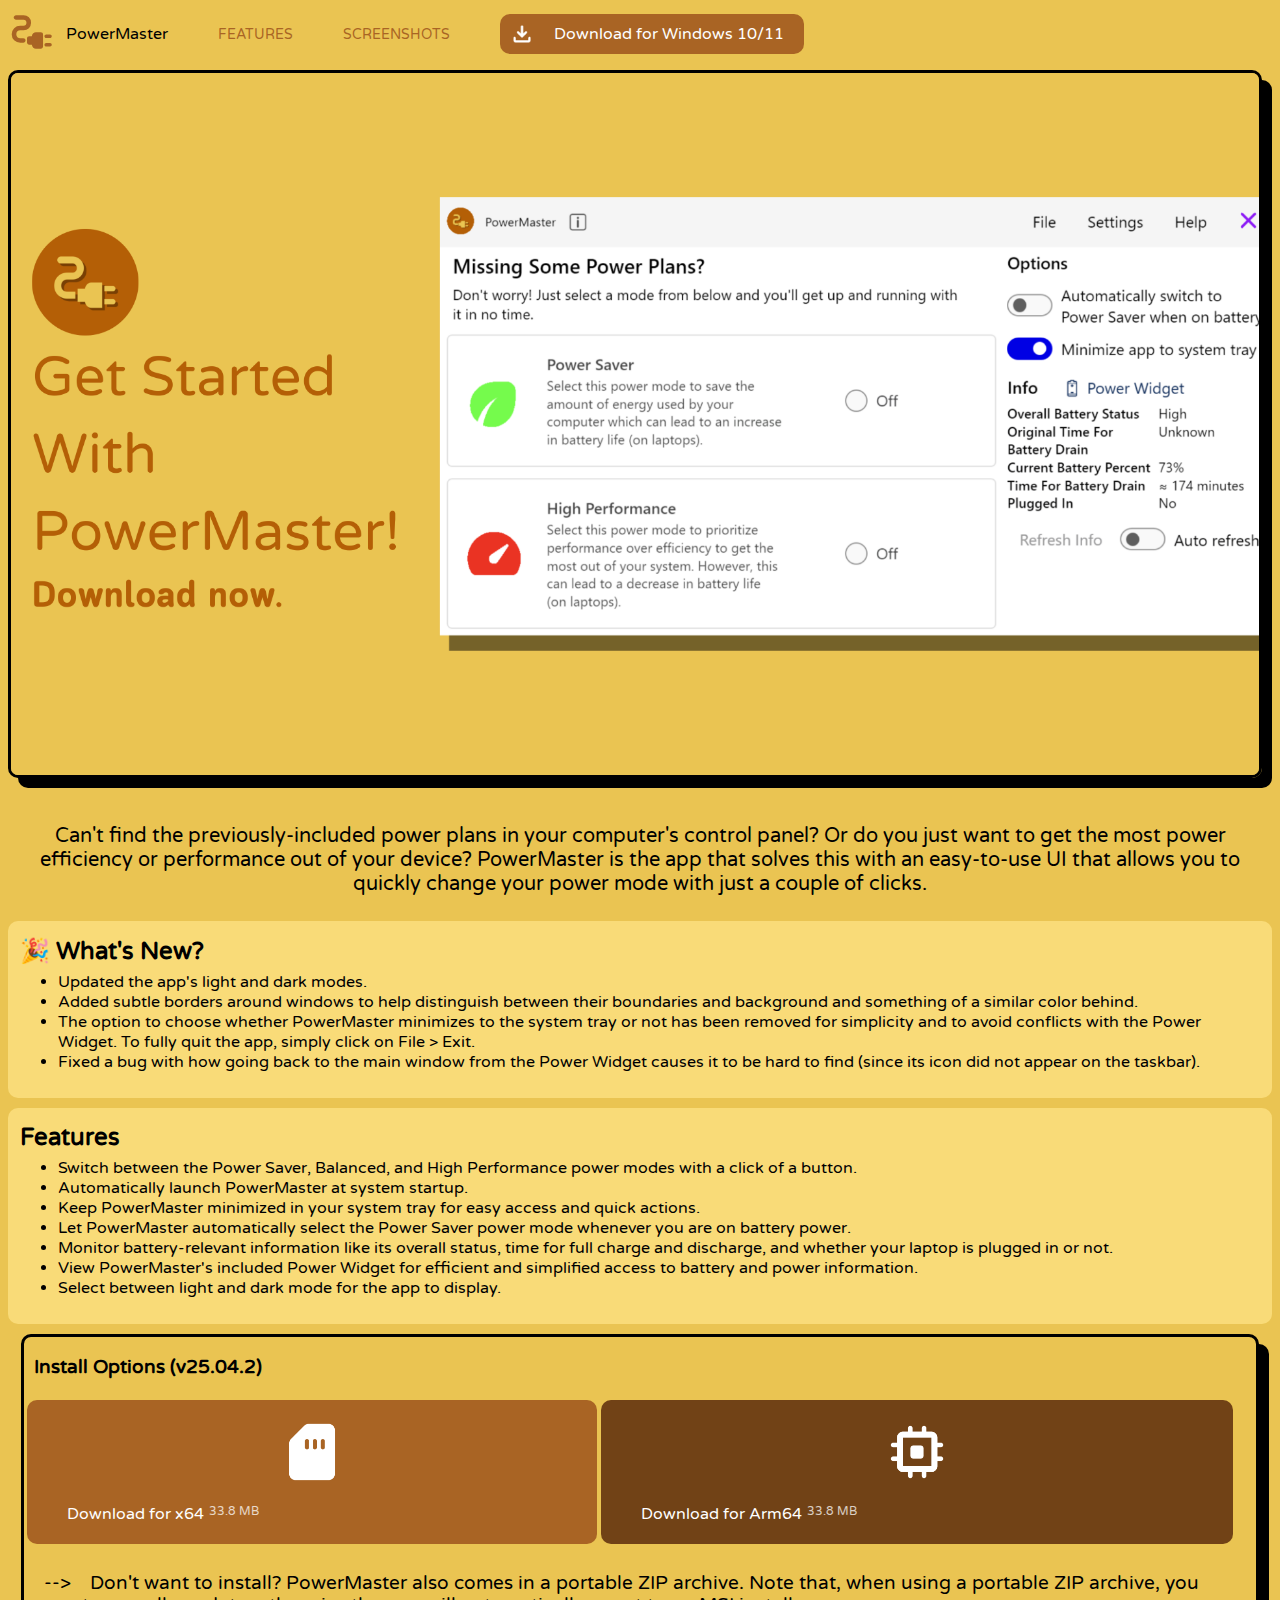
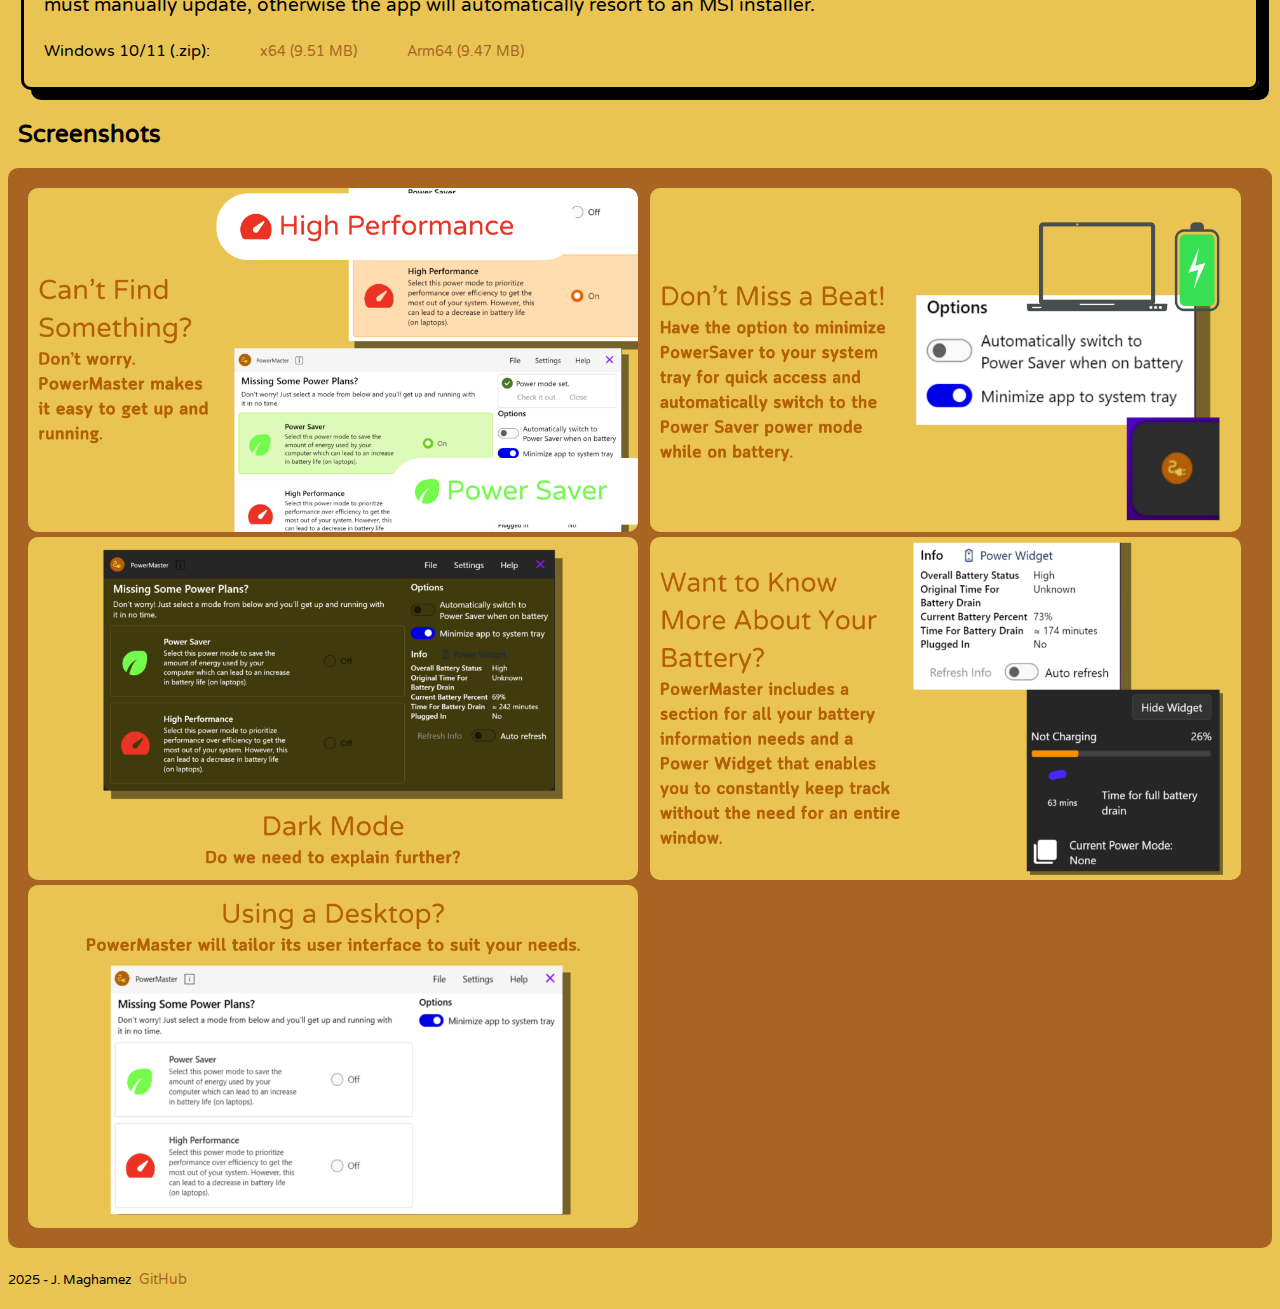
<file: index.html>
<!DOCTYPE html>
<html lang="en">
<head>
	<meta charset="UTF-8">
	<meta name="viewport" content="width=device-width, initial-scale=1.0">
  	<meta http-equiv="X-UA-Compatible" content="ie=edge">
	<title>PowerMaster</title>
	<link rel="icon" href="images/powermaster_logo.ico">
	<link rel="stylesheet" href="style.css">
	<link rel="preconnect" href="https://fonts.googleapis.com">
	<link rel="preconnect" href="https://fonts.gstatic.com" crossorigin>
	<link rel="stylesheet" href="https://fonts.googleapis.com/css2?family=Varela+Round&display=swap">
</head>

<body>
	<header class="powermasterHeader">
		<img style="width: 48px; height: 48px" src="images/powermaster_logo.svg">
		<p style="margin-left: 10px">PowerMaster</p>
		<a href="#Features" class="powermasterFeaturesA">FEATURES</a>
		<a href="#Screenshots" class="powermasterFeaturesA">SCREENSHOTS</a>
		<div class="powermasterDownloadDiv">
			<img src="images/download_1000dp_FFFFFF.png" style="width: 24px; height: 24px; margin-top: Auto; margin-bottom: Auto; margin-left: 10px">
			<a class="powermasterDownloadA" href="#Install Options">Download for Windows 10/11</a>
		</div>

	</header>

	<img class="powermasterLandingPageImg" src="images/get_started_with_powermaster.png" style="margin-top: 10px">
	<div style="margin-top: 20px; border-radius: 10px; padding-left: 30px; padding-right: 30px; padding-top: 1px; padding-bottom: 15px">
		<p style="text-align: center; font-size: 20px; margin-left: auto; margin-right: auto; margin-bottom: auto; font-weight: 500">
			Can't find the previously-included power plans in your computer's
			control panel? Or do you just want to get the
			most power efficiency or performance out of your device? PowerMaster
			is the app that solves this with an easy-to-use
			UI that allows you to quickly change your power mode
			with just a couple of clicks.
		</p>

	</div>

	<div style="margin-top: 10px; margin-bottom: 10px; border-radius: 10px; padding: 10px; background-color: #F9DB78"></a>
		<h2 style="line-height: 1px; color: Black; margin-left: 2px">🎉 What's New?</h2>
		<ul style="color: Black">
			<li>Updated the app's light and dark modes.</li>
			<li>Added subtle borders around windows to help distinguish between their boundaries and background and something of a similar color behind.</li>
			<li>The option to choose whether PowerMaster minimizes to the system tray or not has been removed for simplicity and to avoid conflicts with the Power Widget. To fully quit the app, simply click on File > Exit.</li>
			<li>Fixed a bug with how going back to the main window from the Power Widget causes it to be hard to find (since its icon did not appear on the taskbar).</li>
		</ul>

	</div>

	<a id="Features"></a><div style="margin-top: 10px; margin-bottom: 10px; border-radius: 10px; padding: 10px; background-color: #F9DB78"></a>
		<h2 style="line-height: 1px; color: Black; margin-left: 2px">Features</h2>
		<ul style="color: Black">
			<li>Switch between the Power Saver, Balanced, and High Performance power modes with a click of a button.</li>
			<li>Automatically launch PowerMaster at system startup.</li>
			<li>Keep PowerMaster minimized in your system tray for easy access and quick actions.</li>
			<li>Let PowerMaster automatically select the Power Saver power mode whenever you are on battery power.</li>
			<li>Monitor battery-relevant information like its overall status, time for full charge and discharge, and whether your laptop is plugged in or not.</li>
			<li>View PowerMaster's included Power Widget for efficient and simplified access to battery and power information.</li>
			<li>Select between light and dark mode for the app to display.</li>
		</ul>

	</div>

	<a id="Install Options">
		<div class="centeredDiv">
			<h3 style="margin-left: 10px">Install Options (v25.04.2)</h3>
			<table style="width: 100%">
				<tr>
					<td>
						<div class="powermasterX64DownloadDiv">
							<img class="powermasterDownloadsImg" src="images/sd_card_1000dp_FFFFFF.png">
							<a class="powermasterX64DownloadA" href="https://github.com/j-m-a-g/powermaster/releases/download/v25.04.2/PowerMaster-v25.04.2-Installer-x64.msi">Download for x64<p class="powermasterMSIXP">33.8 MB</p></a>
						</div>

					</td>

					<td>
						<div class="powermasterArm64DownloadDiv" style="margin-right: 10px">
							<img class="powermasterDownloadsImg" src="images/memory_1000dp_FFFFFF.png">
							<a class="powermasterArm64DownloadA" href="https://github.com/j-m-a-g/powermaster/releases/download/v25.04.2/PowerMaster-v25.04.2-Installer-Arm64.msi">Download for Arm64<p class="powermasterMSIXP">33.8 MB</p></a>
						</div>

					</td>

				</tr>

			</table>

			<h3 style="margin-left: 20px; margin-top: 25px; font-weight: 100; grid-column-start: 1; grid-column-end: 4">
				-->&emsp;Don't want to install? PowerMaster also comes in a portable ZIP archive.
				Note that, when using a portable ZIP archive, you must manually update, otherwise the app will automatically resort to an MSI installer.
			</h3>
			<div style="grid-column-start: 1; grid-column-end: 4; display: Flex; margin-top: -10px">
				<p style="margin-left: 20px">Windows 10/11 (.zip):</p>
				<a href="https://github.com/j-m-a-g/powermaster/releases/download/v25.04.2/PowerMaster-v25.04.2-x64.zip" class="powermasterFeaturesA">x64 (9.51 MB)</a>
				<a href="https://github.com/j-m-a-g/powermaster/releases/download/v25.04.2/PowerMaster-v25.04.2-Arm64.zip" class="powermasterFeaturesA">Arm64 (9.47 MB)</a>
			</div>

		</div>

	</a>

	<a id="Screenshots"><h2 style="margin-left: 10px; margin-top: 30px">Screenshots</h2></a>
	<div class="screenshotsDiv">
		<img class="powermasterScreenshotsImg" src="images/can’t_find_something.png" style="grid-column-start: 1; grid-row-start: 1; margin-left: 20px">
		<img class="powermasterScreenshotsImg" src="images/don’t_miss_a_beat.png" style="grid-column-start: 2; grid-row-start: 1">
		<img class="powermasterScreenshotsImg" src="images/dark_mode.png" style="grid-column-start: 1; grid-row-start: 2; margin-left: 20px">
		<img class="powermasterScreenshotsImg" src="images/want_to_know_more_about_your_battery.png" style="grid-column-start: 2; grid-row-start: 2">
		<img class="powermasterScreenshotsImg" src="images/using_a_desktop.png" style="grid-column-start: 1; grid-row-start: 3; margin-left: 20px">
	</div>

	<footer style="margin-top: 10px">
		<p>
      2025 - J. Maghamez
      <a class="powermasterFeaturesA" style="margin-left: 5px" href="https://github.com/j-m-a-g">GitHub</a>
    </p>
	</footer>

</body>

</html>
</file>
<file: style.css>
html {
scroll-behavior: smooth;
}

body {
  background: #EAC452;
  font-family: "Varela Round", sans-serif;
}

header {
  display: flex;
  flex-direction: row;
  justify-content: flex-start;
}

footer {
  font-size: 13px;
  display: flex;
}

a {
  text-decoration: none;
}

.powermasterHeader {
  display: flex;
}

.powermasterDownloadDiv {
  display: flex;
  margin-top: auto;
  margin-bottom: auto;
  margin-left: 50px;
  background-color: #A96424;
  border-radius: 10px;
}
  .powermasterDownloadDiv:hover {
      background-color: #714216;
  }

.powermasterDownloadA {
  font-size: 16px;
  padding-bottom: 10px;
  padding-top: 10px;
  padding-right: 20px;
  color: white;
  padding-left: 20px;
  border-radius: 10px;
}
  .powermasterDownloadA:hover {
      background-color: #714216;
  }

.powermasterX64DownloadA {
  display: flex;
  grid-column-start: 1;
  font-size: 16px;
  background-color: transparent;
  padding-bottom: 10px;
  padding-top: 10px;
  padding-right: 20px;
  color: white;
  padding-left: 20px;
  border-radius: 10px;
}
  .powermasterX64DownloadA:hover {
      text-decoration-line: underline;
  }

.powermasterX64DownloadDiv {
  grid-column-start: 1;
  font-size: 16px;
  background-color: #A96424;
  padding-bottom: 10px;
  padding-top: 10px;
  padding-right: 20px;
  color: white;
  padding-left: 20px;
  border-radius: 10px;
}
  .powermasterX64DownloadDiv:hover {
      background-color: black;
  }

.powermasterArm64DownloadA {
  display: flex;
  background-color: transparent;
  grid-column-start: 2;
  font-size: 16px;
  padding-bottom: 10px;
  padding-top: 10px;
  padding-right: 20px;
  color: white;
  padding-left: 20px;
  border-radius: 10px;
}
  .powermasterArm64DownloadA:hover {
      text-decoration-line: underline;
  }

.powermasterArm64DownloadDiv {
  background-color: #714216;
  grid-column-start: 2;
  font-size: 16px;
  padding-bottom: 10px;
  padding-top: 10px;
  padding-right: 20px;
  color: white;
  padding-left: 20px;
  border-radius: 10px;
}
  .powermasterArm64DownloadDiv:hover {
      background-color: black;
  }

.powermasterLandingPageImg {
  width: 98.7%;
  height: 100%;
  border-color: black;
  border: solid;
  box-shadow: 10px 10px;
  border-radius: 10px;
}

.centeredDiv {
  margin: auto;
  width: 97.5%;
  height: 100%;
  display: grid;
  column-gap: 5px;
  border-color: black;
  border: solid;
  box-shadow: 10px 10px;
  border-radius: 10px;
  padding-bottom: 10px;
}

.screenshotsDiv {
  margin-top: 10px;
  margin-bottom: 10px;
  display: grid;
  row-gap: 5px;
  padding-top: 20px;
  border-radius: 10px;
  padding-bottom: 20px;
  width: 100%;
  background-color: #A96424;
  column-gap: 0px;
}

.powermasterScreenshotsImg {
  width: 95%;
  height: 100%;
  border-radius: 10px;
}

.powermasterFeaturesA {
  font-size: 14px;
  color: #A96424;
  margin-left: 50px;
  grid-column-start: 3;
  margin-top: 18px;
}
  .powermasterFeaturesA:hover {
      color: black;
  }

.powermasterMSIXP {
  margin-top: 0px;
  margin-bottom: 00px;
  margin-left: 5px;
  opacity: 75%;
  font-size: 12px;
}

.powermasterDownloadsImg {
  display: block;
  margin-left: auto;
  margin-bottom: 10px;
  margin-top: 10px;
  margin-right: auto;
  width: 64px;
  height: 64px;
}
</file>
